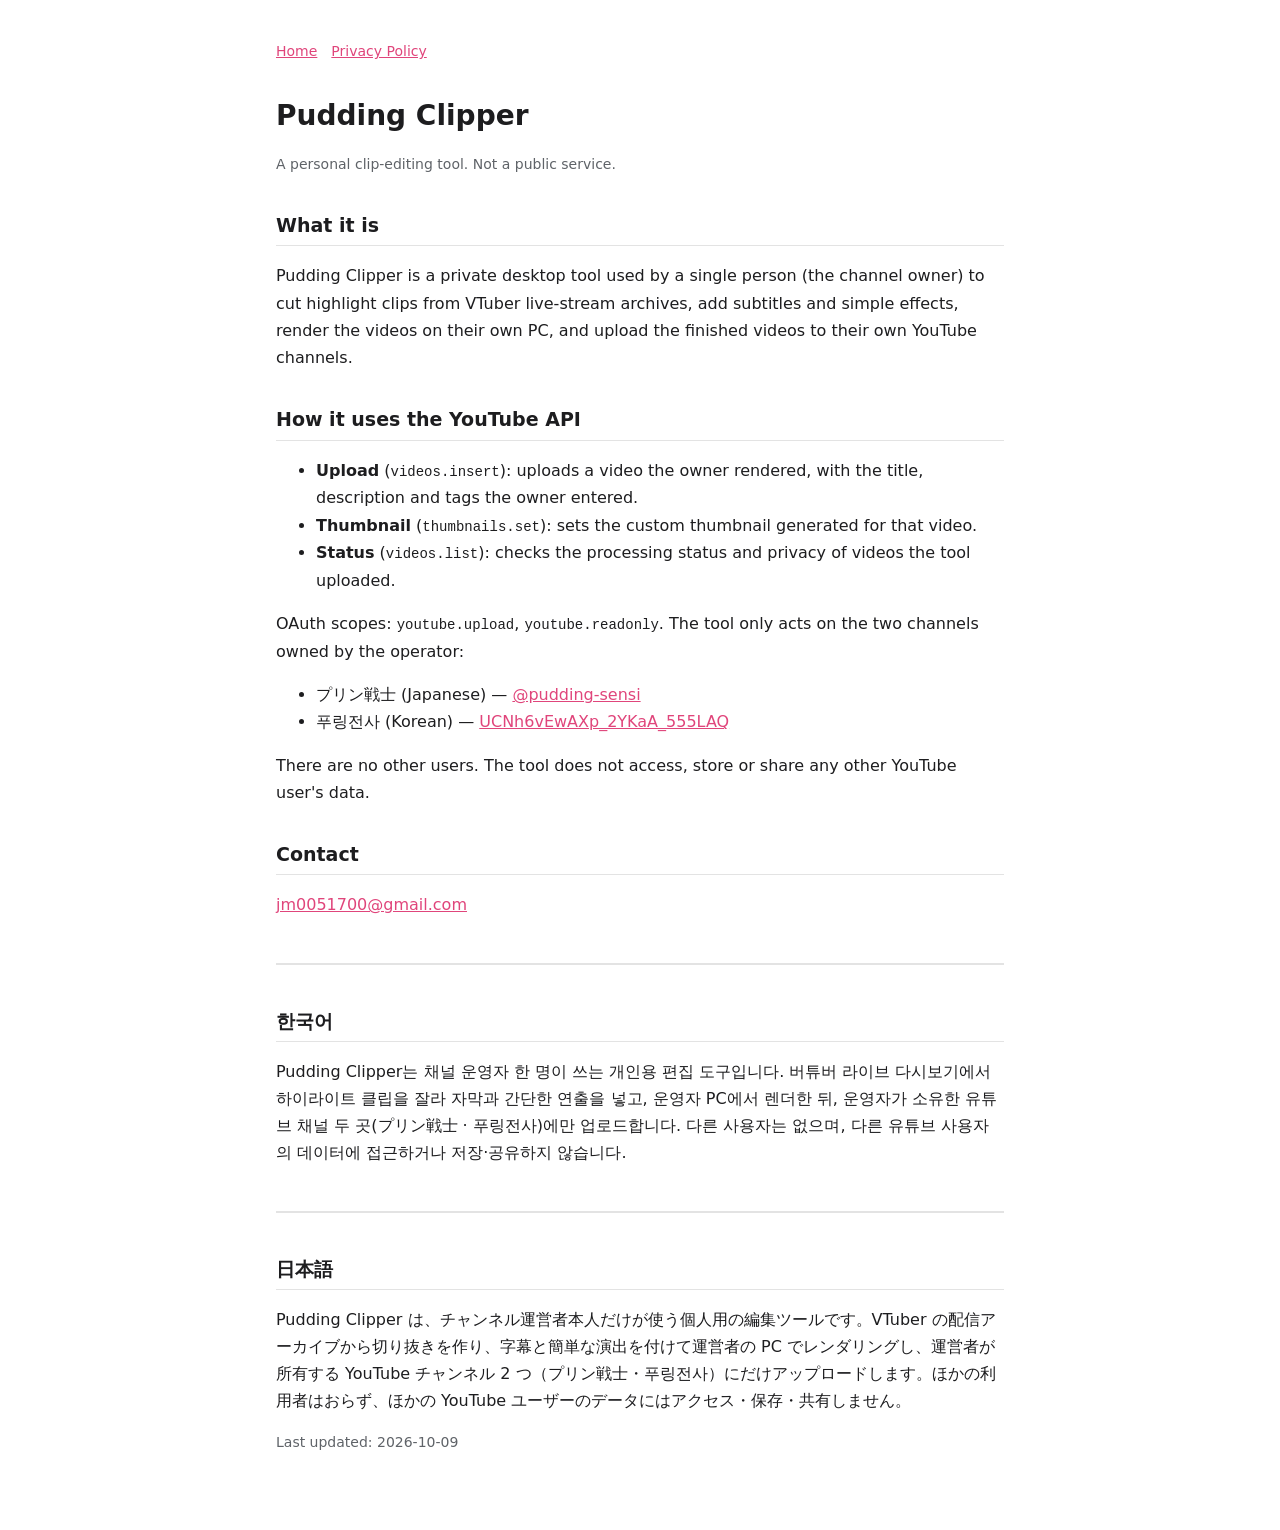
<file: index.html>
<!doctype html>
<html lang="en">
<head>
<meta charset="utf-8"><meta name="viewport" content="width=device-width, initial-scale=1">
<title>Pudding Clipper</title>
<meta name="description" content="A personal tool that edits highlight clips and uploads them to the owner's own YouTube channels.">
<link rel="stylesheet" href="style.css">
</head>
<body><main>
<nav><a href="./">Home</a><a href="privacy.html">Privacy Policy</a></nav>
<h1>Pudding Clipper</h1>
<p class="mut">A personal clip-editing tool. Not a public service.</p>

<h2>What it is</h2>
<p>Pudding Clipper is a private desktop tool used by a single person (the channel owner) to cut highlight clips from VTuber live-stream archives, add subtitles and simple effects, render the videos on their own PC, and upload the finished videos to their own YouTube channels.</p>

<h2>How it uses the YouTube API</h2>
<ul>
<li><b>Upload</b> (<code>videos.insert</code>): uploads a video the owner rendered, with the title, description and tags the owner entered.</li>
<li><b>Thumbnail</b> (<code>thumbnails.set</code>): sets the custom thumbnail generated for that video.</li>
<li><b>Status</b> (<code>videos.list</code>): checks the processing status and privacy of videos the tool uploaded.</li>
</ul>
<p>OAuth scopes: <code>youtube.upload</code>, <code>youtube.readonly</code>. The tool only acts on the two channels owned by the operator:</p>
<ul>
<li>プリン戦士 (Japanese) — <a href="https://www.youtube.com/@pudding-sensi">@pudding-sensi</a></li>
<li>푸링전사 (Korean) — <a href="https://www.youtube.com/channel/UCNh6vEwAXp_2YKaA_555LAQ">UCNh6vEwAXp_2YKaA_555LAQ</a></li>
</ul>
<p>There are no other users. The tool does not access, store or share any other YouTube user's data.</p>

<h2>Contact</h2>
<p><a href="mailto:jm0051700@gmail.com">jm0051700@gmail.com</a></p>

<div class="lang" lang="ko">
<h2>한국어</h2>
<p>Pudding Clipper는 채널 운영자 한 명이 쓰는 개인용 편집 도구입니다. 버튜버 라이브 다시보기에서 하이라이트 클립을 잘라 자막과 간단한 연출을 넣고, 운영자 PC에서 렌더한 뒤, 운영자가 소유한 유튜브 채널 두 곳(プリン戦士 · 푸링전사)에만 업로드합니다. 다른 사용자는 없으며, 다른 유튜브 사용자의 데이터에 접근하거나 저장·공유하지 않습니다.</p>
</div>
<div class="lang" lang="ja">
<h2>日本語</h2>
<p>Pudding Clipper は、チャンネル運営者本人だけが使う個人用の編集ツールです。VTuber の配信アーカイブから切り抜きを作り、字幕と簡単な演出を付けて運営者の PC でレンダリングし、運営者が所有する YouTube チャンネル 2 つ（プリン戦士・푸링전사）にだけアップロードします。ほかの利用者はおらず、ほかの YouTube ユーザーのデータにはアクセス・保存・共有しません。</p>
</div>
<p class="mut">Last updated: 2026-10-09</p>
</main></body>
</html>
</file>
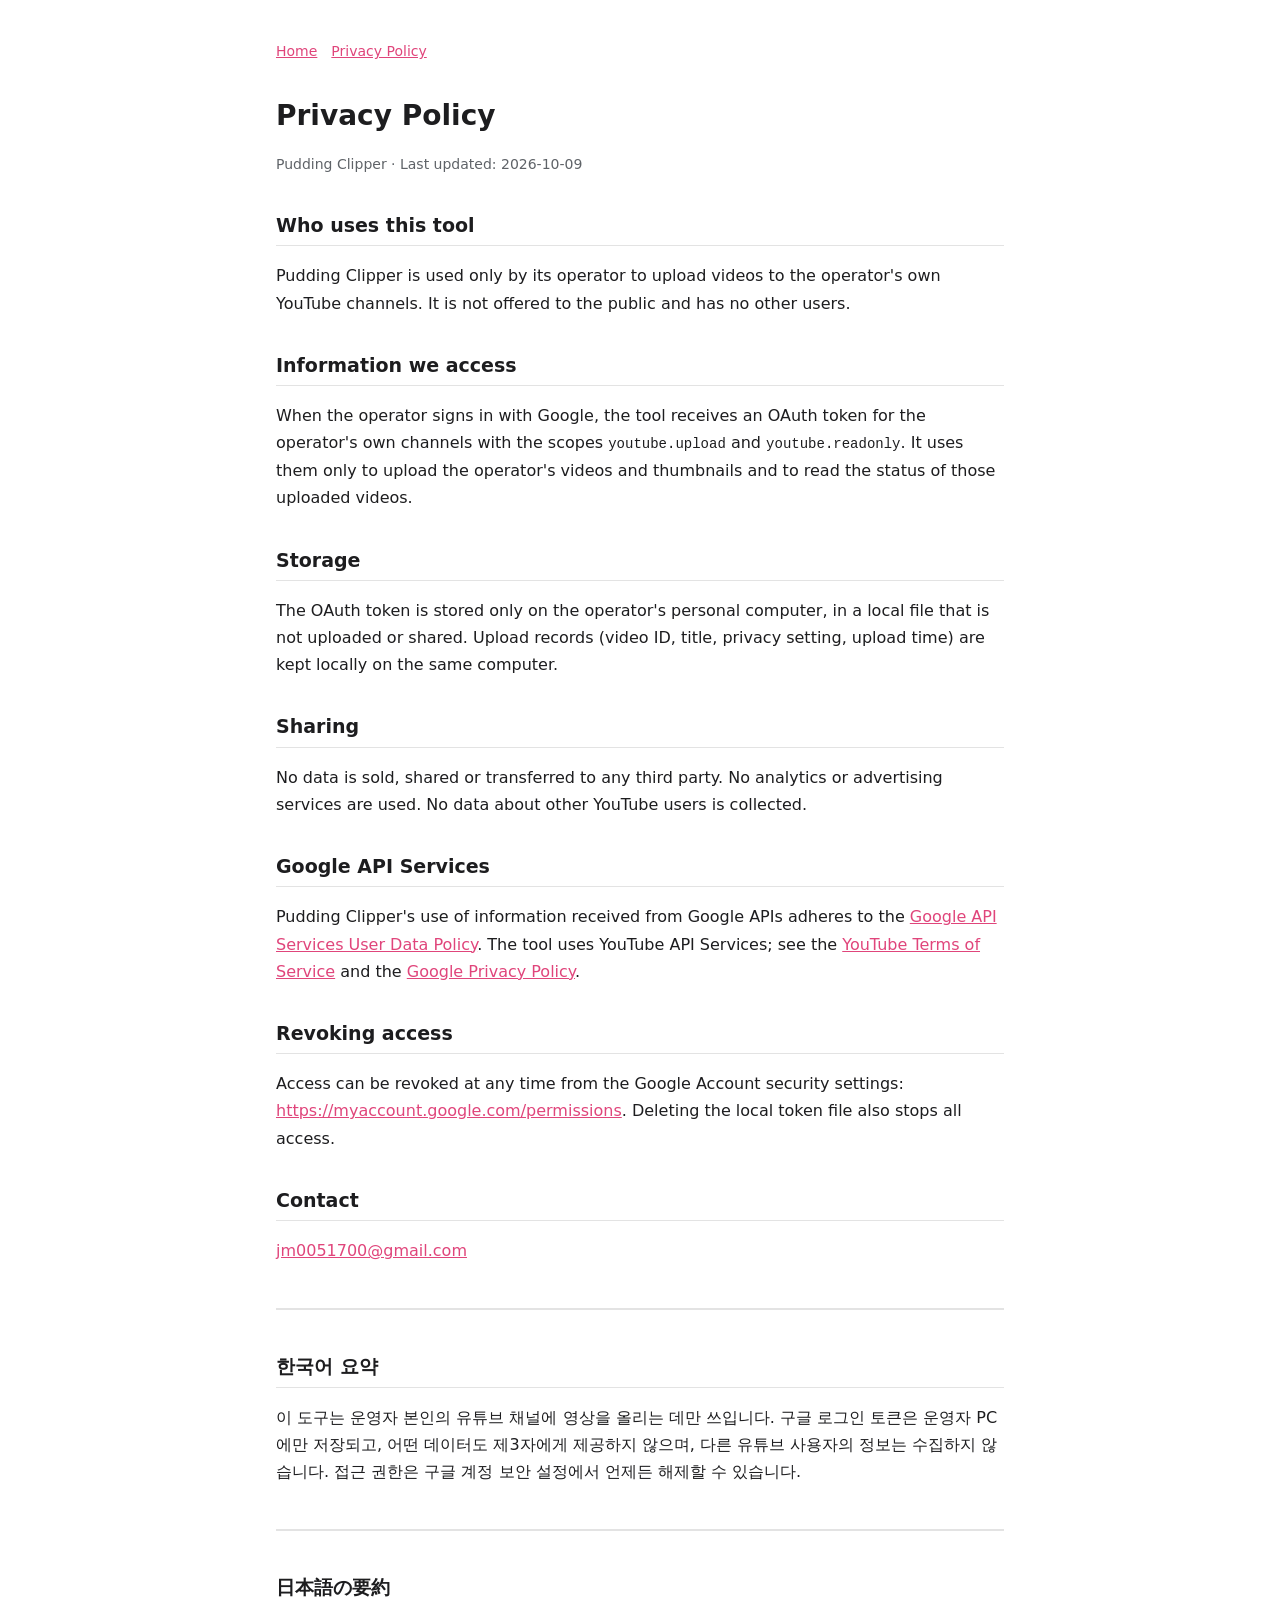
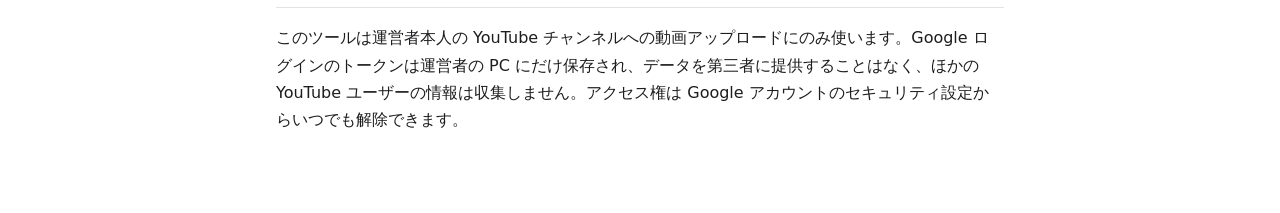
<file: privacy.html>
<!doctype html>
<html lang="en">
<head>
<meta charset="utf-8"><meta name="viewport" content="width=device-width, initial-scale=1">
<title>Privacy Policy</title>
<meta name="description" content="Privacy policy of Pudding Clipper, a personal YouTube upload tool.">
<link rel="stylesheet" href="style.css">
</head>
<body><main>
<nav><a href="./">Home</a><a href="privacy.html">Privacy Policy</a></nav>
<h1>Privacy Policy</h1>
<p class="mut">Pudding Clipper · Last updated: 2026-10-09</p>

<h2>Who uses this tool</h2>
<p>Pudding Clipper is used only by its operator to upload videos to the operator's own YouTube channels. It is not offered to the public and has no other users.</p>

<h2>Information we access</h2>
<p>When the operator signs in with Google, the tool receives an OAuth token for the operator's own channels with the scopes <code>youtube.upload</code> and <code>youtube.readonly</code>. It uses them only to upload the operator's videos and thumbnails and to read the status of those uploaded videos.</p>

<h2>Storage</h2>
<p>The OAuth token is stored only on the operator's personal computer, in a local file that is not uploaded or shared. Upload records (video ID, title, privacy setting, upload time) are kept locally on the same computer.</p>

<h2>Sharing</h2>
<p>No data is sold, shared or transferred to any third party. No analytics or advertising services are used. No data about other YouTube users is collected.</p>

<h2>Google API Services</h2>
<p>Pudding Clipper's use of information received from Google APIs adheres to the <a href="https://developers.google.com/terms/api-services-user-data-policy">Google API Services User Data Policy</a>. The tool uses YouTube API Services; see the <a href="https://www.youtube.com/t/terms">YouTube Terms of Service</a> and the <a href="https://policies.google.com/privacy">Google Privacy Policy</a>.</p>

<h2>Revoking access</h2>
<p>Access can be revoked at any time from the Google Account security settings: <a href="https://myaccount.google.com/permissions">https://myaccount.google.com/permissions</a>. Deleting the local token file also stops all access.</p>

<h2>Contact</h2>
<p><a href="mailto:jm0051700@gmail.com">jm0051700@gmail.com</a></p>

<div class="lang" lang="ko">
<h2>한국어 요약</h2>
<p>이 도구는 운영자 본인의 유튜브 채널에 영상을 올리는 데만 쓰입니다. 구글 로그인 토큰은 운영자 PC에만 저장되고, 어떤 데이터도 제3자에게 제공하지 않으며, 다른 유튜브 사용자의 정보는 수집하지 않습니다. 접근 권한은 구글 계정 보안 설정에서 언제든 해제할 수 있습니다.</p>
</div>
<div class="lang" lang="ja">
<h2>日本語の要約</h2>
<p>このツールは運営者本人の YouTube チャンネルへの動画アップロードにのみ使います。Google ログインのトークンは運営者の PC にだけ保存され、データを第三者に提供することはなく、ほかの YouTube ユーザーの情報は収集しません。アクセス権は Google アカウントのセキュリティ設定からいつでも解除できます。</p>
</div>
</main></body>
</html>
</file>
<file: style.css>
:root { --bg: #ffffff; --fg: #1d1d1f; --mut: #5f6368; --line: #e3e3e3; --acc: #e0457b; }
@media (prefers-color-scheme: dark) { :root { --bg: #16171b; --fg: #ececec; --mut: #a0a4ab; --line: #2c2e33; --acc: #ff6b9a; } }
* { box-sizing: border-box; }
body { margin: 0; background: var(--bg); color: var(--fg); font: 16px/1.7 system-ui, -apple-system, "Segoe UI", "Malgun Gothic", "Hiragino Sans", sans-serif; }
main { max-width: 760px; margin: 0 auto; padding: 40px 16px 64px; }
h1 { font-size: 28px; margin: 0 0 4px; } h2 { font-size: 19px; margin: 32px 0 8px; border-bottom: 1px solid var(--line); padding-bottom: 4px; }
p, li { color: var(--fg); } .mut { color: var(--mut); font-size: 14px; }
a { color: var(--acc); } nav { margin-bottom: 28px; font-size: 14px; } nav a { margin-right: 14px; }
.lang { margin-top: 44px; padding-top: 8px; border-top: 2px solid var(--line); }
code { font-size: 14px; }
</file>
